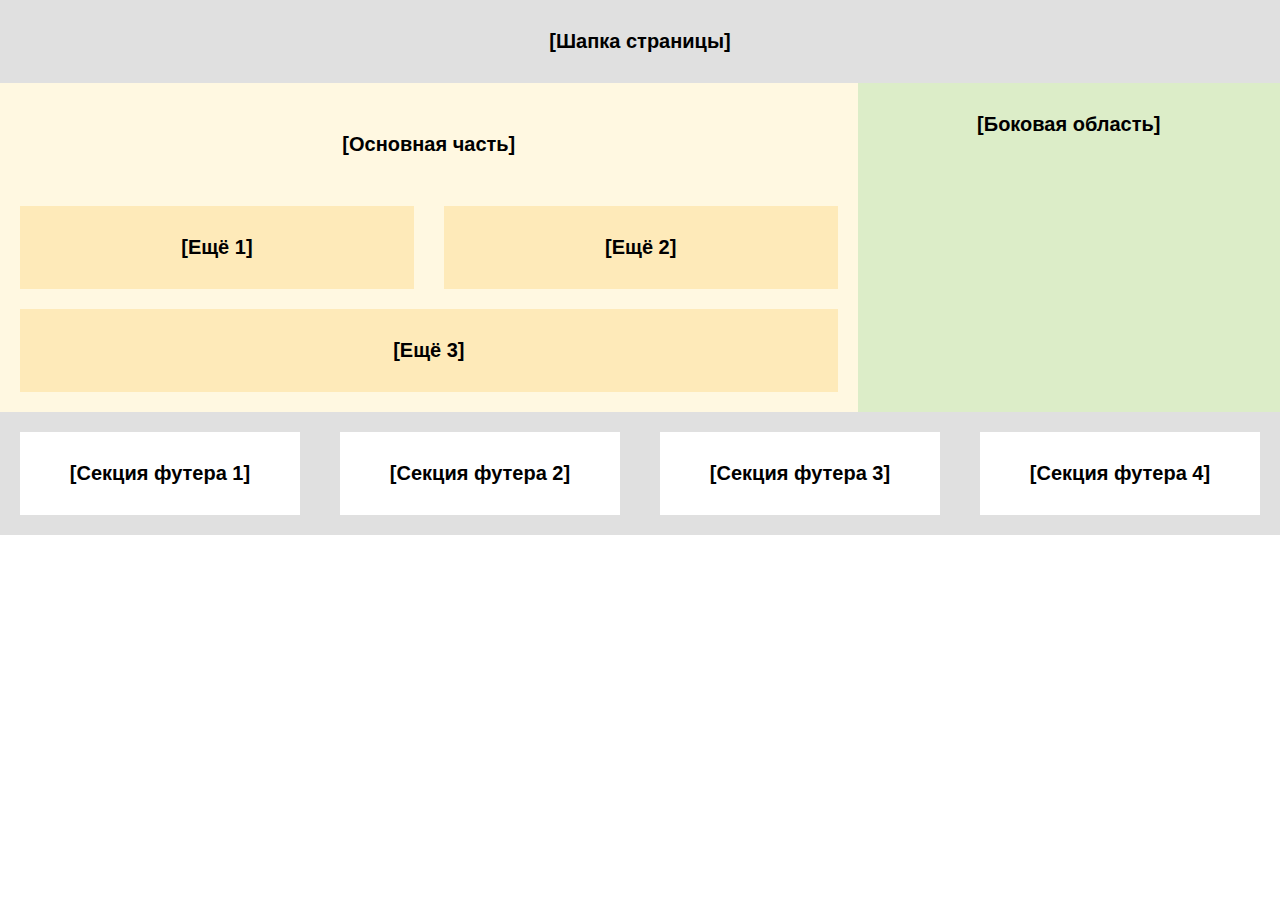
<file: 6.2/index.html>
<!DOCTYPE html>
<html lang="en">
<head>
    <meta charset="UTF-8">
    <meta http-equiv="X-UA-Compatible" content="IE=edge">
    <meta name="viewport" content="width=device-width, initial-scale=1.0">
    <title>week 6 task 2</title>
    <link rel="stylesheet" type="text/css" href="normalize.css">
    <link rel="stylesheet" href="style.css">
</head>       
<body>
    <div class="container">
    <header>
        <p>[Шапка страницы]</p>
    </header>
    <main>
        <div class="main_title">
        <p>[Основная часть]</p>
        </div>
        <div class="content-1">
            <p>[Ещё 1]</p>
        </div>
        <div class="content-2">
            <p>[Ещё 2]</p>
        </div>
        <div class="content-3">
            <p>[Ещё 3]</p>
        </div>
    </main>
    <aside>
        <p>[Боковая область]</p>
    </aside>
    <footer>
        <div class="footer-1">
            <p>[Секция футера 1]</p>
        </div>
        <div class="footer-2">
            <p>[Секция футера 2]</p>
        </div>
        <div class="footer-3">
            <p>[Секция футера 3]</p>
        </div>
        <div class="footer-4">
            <p>[Секция футера 4]</p>
        </div>
    </footer>
    </div>
</body>
</html>
</file>
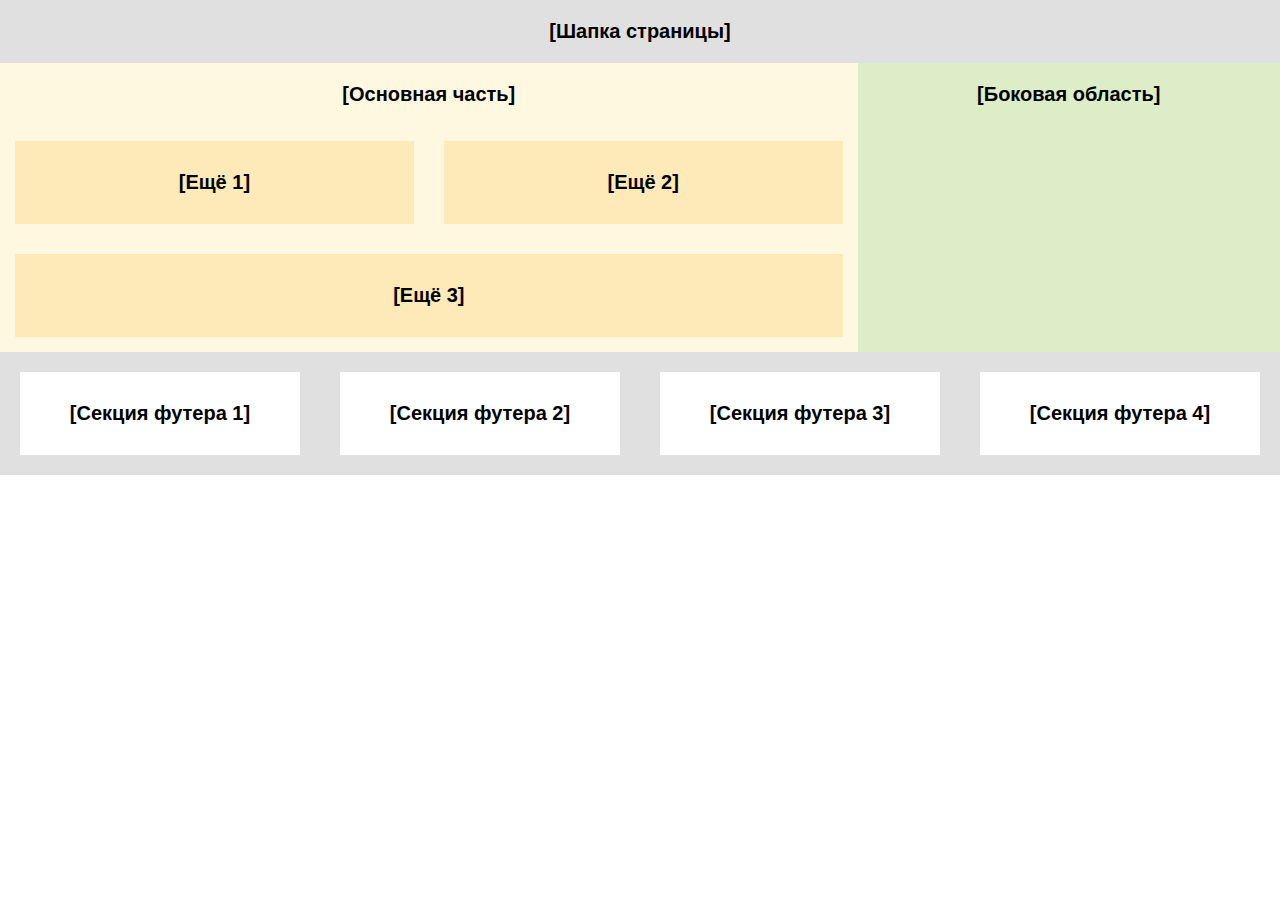
<file: hw5.2/index.html>
<!DOCTYPE html>
<html lang="en">
<head>
    <meta charset="UTF-8">
    <meta http-equiv="X-UA-Compatible" content="IE=edge">
    <meta name="viewport" content="width=device-width, initial-scale=1.0">
    <title>week 5 task 2</title>
    <link rel="stylesheet" href="style.css">
</head>       
<body>
<header>
    <p>[Шапка страницы]</p>
</header>
<main>
    <div class="container">
        <section class="main_section">
            <p>[Основная часть]</p>
            <div class="container top_items">
                <div class="item">
                    <p>[Ещё 1]</p>
                </div>
                <div class="item">
                    <p>[Ещё 2]</p>
                </div>
            </div>
            <div class="item">
                <p>[Ещё 3]</p>
            </div>
            
        </section>
        <aside class="aside">
            <p>[Боковая область]</p>
        </aside>
    </div>
</main>
<footer class="container">
    <div class="footer">
        <p>[Секция футера 1]</p>
    </div>
    <div class="footer">
        <p>[Секция футера 2]</p>
    </div>
    <div class="footer">
        <p>[Секция футера 3]</p>
    </div>
    <div class="footer">
        <p>[Секция футера 4]</p>
    </div>
</footer>
</body>
</html>
</file>
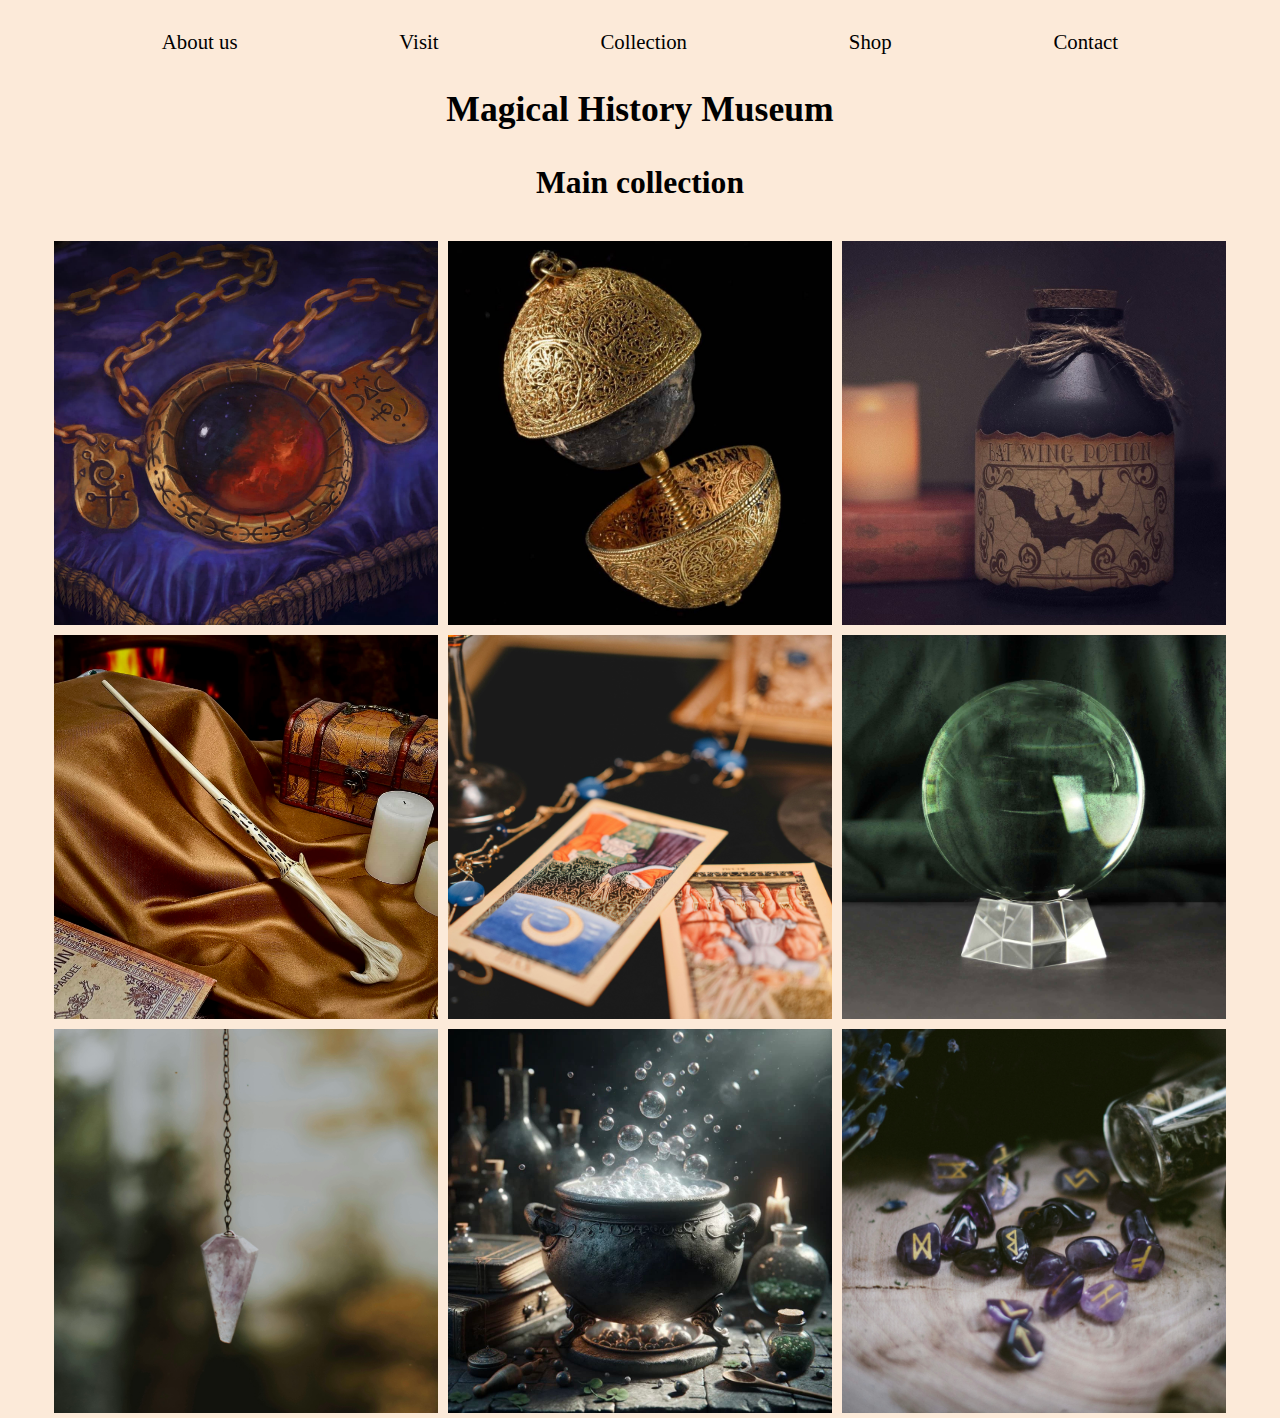
<file: hw5.3/index.html>
<!DOCTYPE html>
<html lang="en">
<head>
    <meta charset="UTF-8">
    <meta http-equiv="X-UA-Compatible" content="IE=edge">
    <meta name="viewport" content="width=device-width, initial-scale=1.0">
    <title>week 5 task 3</title>
    <link rel="stylesheet" type="text/css" href="normalize.css">
    <link rel="stylesheet" type="text/css" href="style.css">
</head> 
<body>
<header>
    <nav>
        <ul class="header">
            <li class="header_item"><a href="#">About us</a></li>
            <li class="header_item"><a href="#">Visit</a></li>
            <li class="header_item"><a href="#">Collection</a></li>
            <li class="header_item"><a href="#">Shop</a></li>
            <li class="header_item"><a href="#">Contact</a></li>
        </ul>
    </nav>
</header>
<main>
    <h1>Magical History Museum</h1>
    <h2>Main collection</h2>
    <div class="gallery">
        <img src="assets/1.jpg" alt="Ancient amulet">
        <img src="assets/2.jpg" alt="Bezoar stone">
        <img src="assets/3.jpg" alt="Batwing potion">
        <img src="assets/4.jpg" alt="Magic wand">
        <img src="assets/5.jpg" alt="Taro cards">
        <img src="assets/6.jpg" alt="Crystal Ball">
        <img src="assets/7.jpg" alt="Magic crystal necklace">
        <img src="assets/8.jpg" alt="Cauldron">
        <img src="assets/9.jpg" alt="Rune stones">
    </div>
</main>
</body>
</html>
</file>
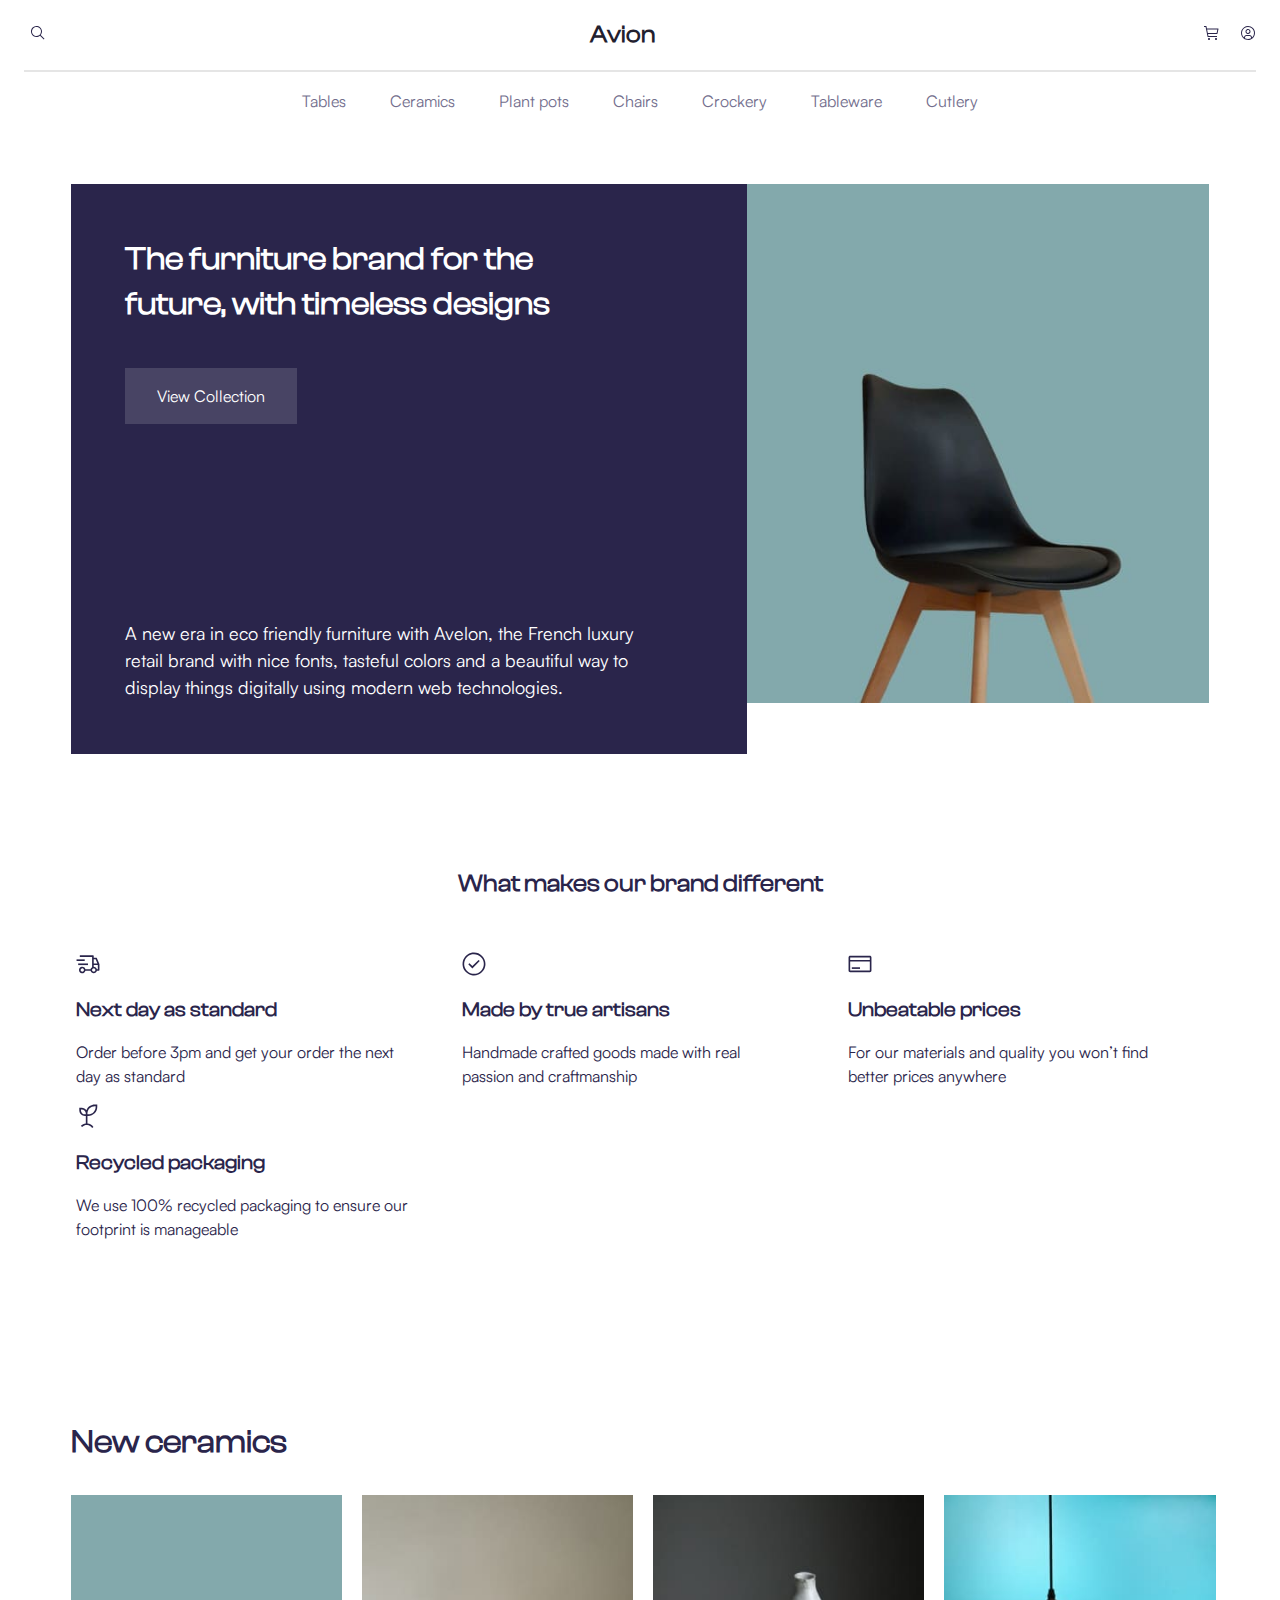
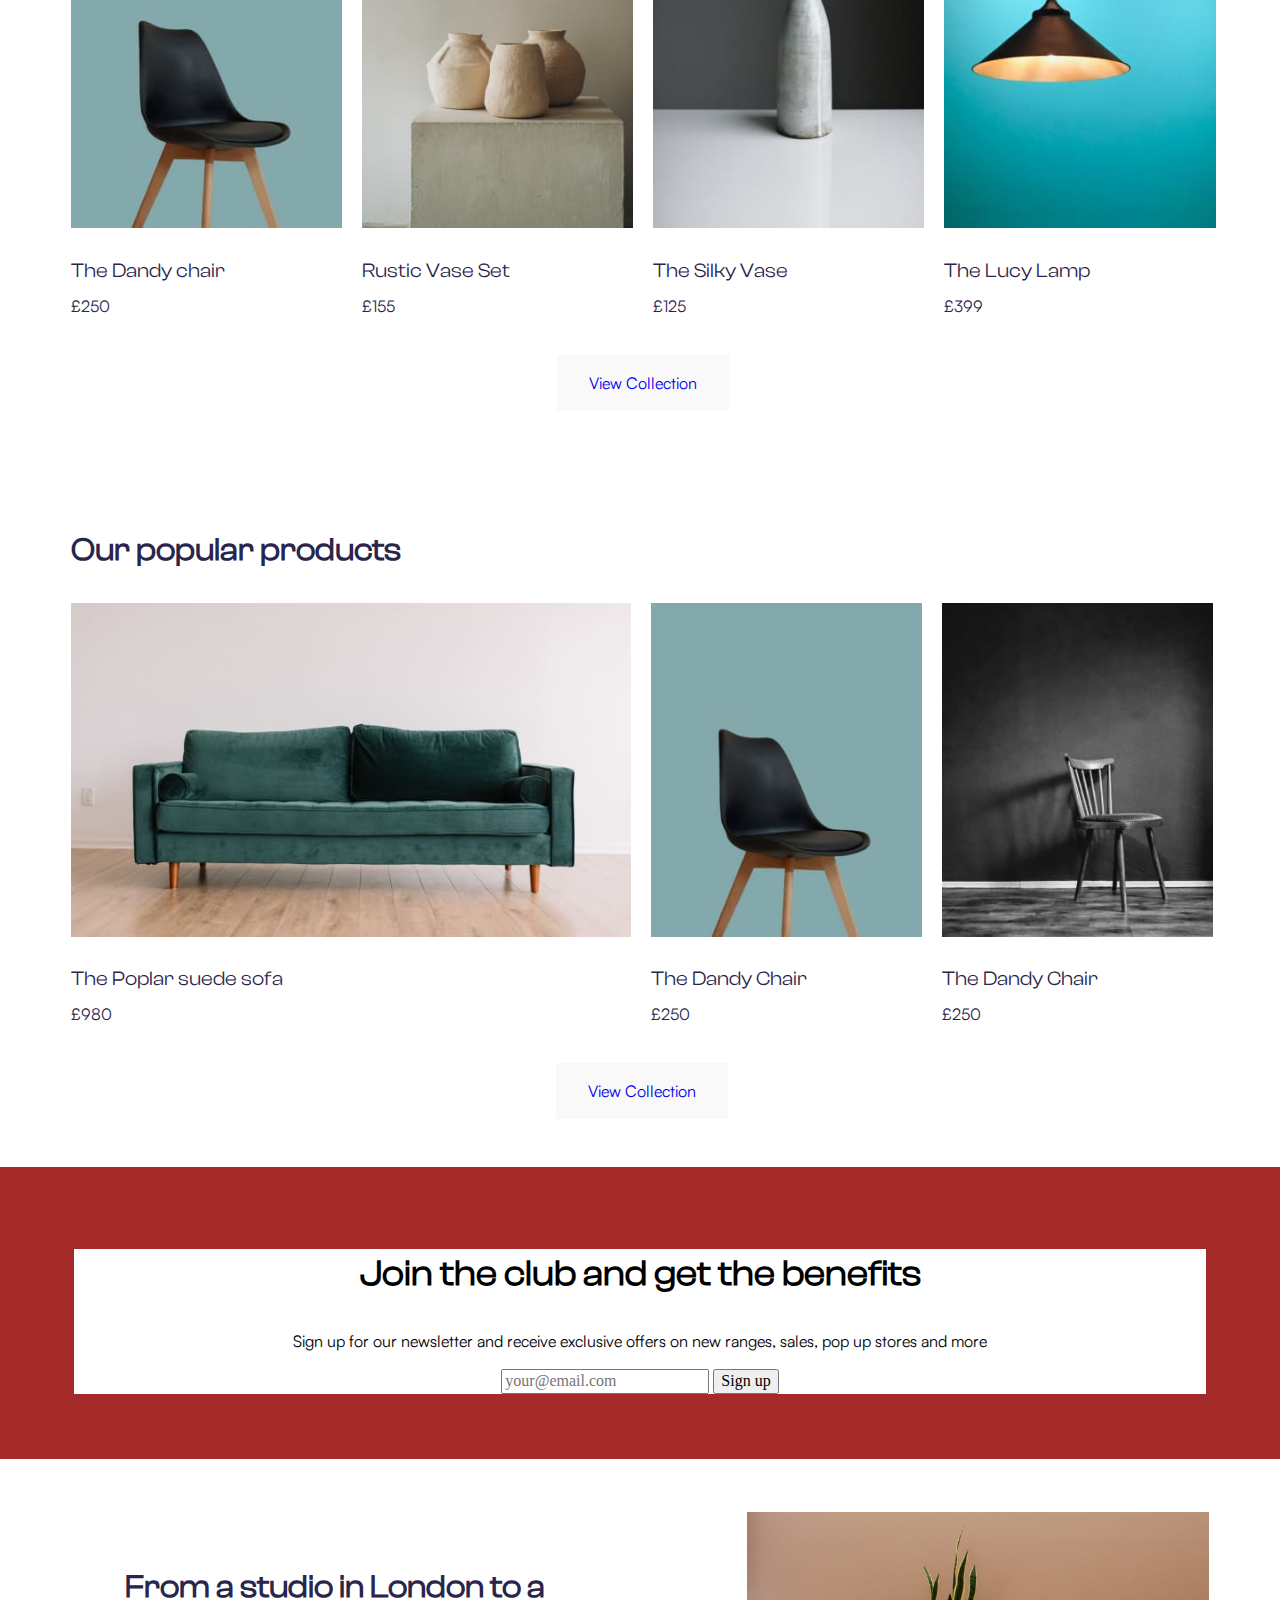
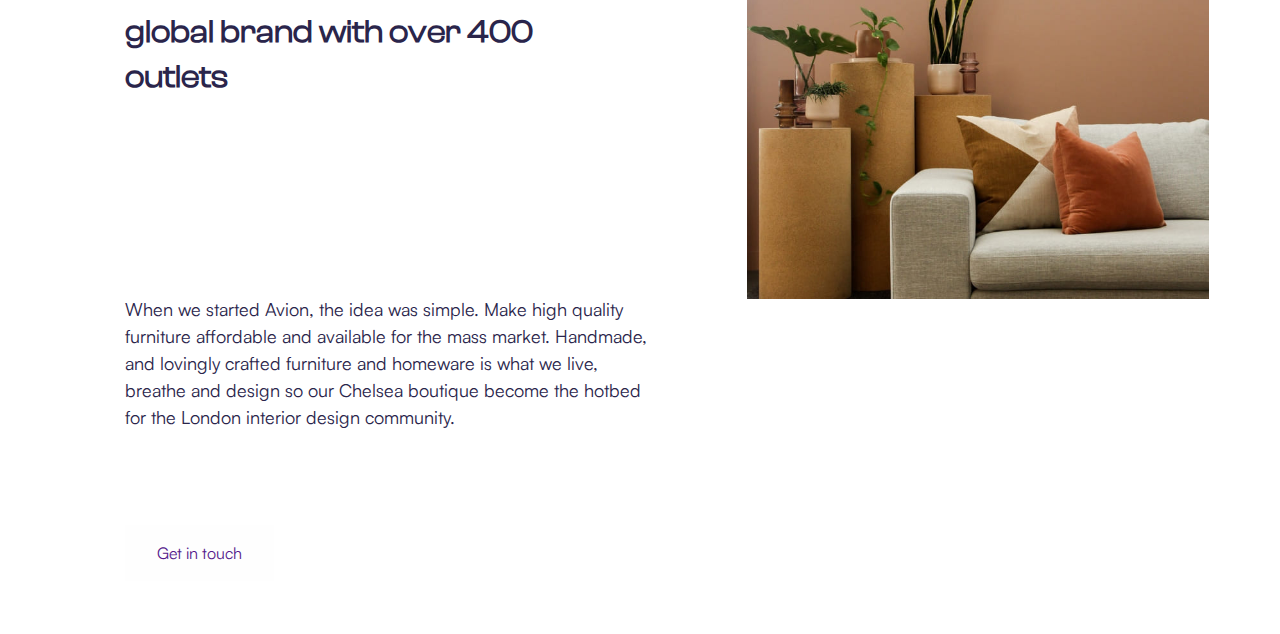
<file: hw6.3/index.html>
<!DOCTYPE html>
<html lang="en">
<head>
    <meta charset="UTF-8">
    <meta name="viewport" content="width=device-width, initial-scale=1.0">
    <title>Avion</title>
    <link rel="stylesheet" href="assets/styles/normalize.css">
    <link rel="stylesheet" href="assets/styles/style.css">
</head>
<body>
    <header>
        <div class="top-header">
            <form>
                <button class="header-search-button" type="submit"><img src="assets/images/search-button.svg" alt="Search for information on the website."></button>
                <!-- <input type="search"/> -->
            </form>
            <h1>Avion</h1>
            <div class="top-header-links">
                <a href="#" class="cart-link"><img src="assets/images/shopping-cart.svg" alt="View the shopping cart."></a>
                <a href="#" class="account-link"><img src="assets/images/user-avatar.svg" alt="Go to the account page."></a>
            </div>
        </div>
        <hr class="divider">
        <nav class="header-menu">
            <a href="#" class="header-menu-link">Tables</a>
            <a href="#" class="header-menu-link">Ceramics</a>
            <a href="#" class="header-menu-link">Plant pots</a>
            <a href="#" class="header-menu-link">Chairs</a>
            <a href="#" class="header-menu-link">Crockery</a>
            <a href="#" class="header-menu-link">Tableware</a>
            <a href="#" class="header-menu-link">Cutlery</a>
        </nav>
    </header>
    <main>
        <div class="introduction">
            <div class="intro-text">
                <h2>The furniture brand for the future, with timeless designs</h2>
                <a href="#">View Collection</a>
                <p>A new era in eco friendly furniture with Avelon, the French luxury retail brand with nice fonts, tasteful colors and a beautiful way to display things digitally using modern web technologies.</p>
            </div>
            <img src="assets/images/introduction.jpg" alt="Black chair.">
        </div>
        <div class="features">
            <h3>What makes our brand different</h3>
            <div class="features-container">
                <div class="feature">
                    <img src="assets/images/delivery.svg">
                    <h4>Next day as standard</h4>
                    <p>Order before 3pm and get your order the next day as standard</p>
                </div>
                <div class="feature">
                    <img src="assets/images/checkmark.svg">
                    <h4>Made by true artisans</h4>
                    <p>Handmade crafted goods made with real passion and craftmanship</p>
                </div>
                <div class="feature">
                    <img src="assets/images/purchase.svg">
                    <h4>Unbeatable prices</h4>
                    <p>For our materials and quality you won’t find better prices anywhere</p>
                </div>
                <div class="feature">
                    <img src="assets/images/sprout.svg">
                    <h4>Recycled packaging</h4>
                    <p>We use 100% recycled packaging to ensure our footprint is manageable</p>
                </div>
            </div>
        </div>
        <div class="listing new">
            <h2>New ceramics</h2>
            <div class="product-card">
                <img src="assets/images/chair-1.jpg" alt="Black chair.">
                <p class="product-name">The Dandy chair</p>
                <p class="price">£250</p>
            </div>
            <div class="product-card">
                <img src="assets/images/rustic-vase.jpg" alt="Three beige vases.">
                <p class="product-name">Rustic Vase Set</p>
                <p class="price">£155</p>
            </div>
            <div class="product-card">
                <img src="assets/images/silky-vase.jpg" alt="Tall grey vase.">
                <p class="product-name">The Silky Vase</p>
                <p class="price">£125</p>
            </div>
            <div class="product-card">
                <img src="assets/images/lamp.jpg" alt="Copper pendant lamp.">
                <p class="product-name">The Lucy Lamp</p>
                <p class="price">£399</p>
            </div>
            <a href="#">View Collection</a>
        </div>
        <div class="listing popular">
            <h2>Our popular products</h2>
            <div class="product-card large">
                <img src="assets/images/sofa.jpg" alt="Green sofa.">
                <p class="product-name">The Poplar suede sofa</p>
                <p class="price">£980</p>
            </div>
            <div class="product-card">
                <img src="assets/images/chair-1.jpg" alt="Black chair.">
                <p class="product-name">The Dandy Chair</p>
                <p class="price">£250</p>
            </div>
            <div class="product-card">
                <img src="assets/images/chair-2.jpg" alt="Wooden chair.">
                <p class="product-name">The Dandy Chair</p>
                <p class="price">£250</p>
            </div>
            <a href="#">View Collection</a>
        </div>
        <div class="sign-up">
            <div class="sign-up-container">
                <h2>Join the club and get the benefits</h2>
                <p>Sign up for our newsletter and receive exclusive offers on new ranges, sales, pop up stores and more</p>
                <form action="">
                    <input type="text" placeholder="your@email.com" name="" required>
                    <input type="submit" value="Sign up">
                </form>
            </div>
        </div>
        <div class="description">
            <div class="descript-text">
                <h3>From a studio in London to a global brand with over 400 outlets</h3>
                <p>When we started Avion, the idea was simple. Make high quality furniture affordable and available for the mass market. Handmade, and lovingly crafted furniture and homeware is what we live, breathe and design so our Chelsea boutique become the hotbed for the London interior design community.</p>
                <a href="">Get in touch</a>
            </div>
            <img src="assets/images/description.jpg" alt="Sofa with cushions.">
        </div>
    </main>
    <footer></footer>
</body>
</html>
</file>
<file: 6.2/style.css>
p {
    font-family: Arial, Helvetica, sans-serif;
    font-weight: bold;
    text-align:center;
    padding: 30px;
    font-size: 20px;
    margin: 0;
}

.container {
    display: grid;
    grid-template-columns: 67% 1fr;
}

header {
    grid-row: 1 / 2;
    grid-column: 1 / 3;
    background-color: #e0e0e0;
    align-self: center;
}

main {
    grid-row: 2 / 3;
    grid-column: 1 / 2;
    display: grid;
    grid-template-rows: 1fr 1fr 1fr;
    grid-template-columns: 1fr 1fr;
    background-color: #fff8e1;
    gap: 20px;
    column-gap: 30px;
    padding: 20px;
}

.main_title {
    grid-row: 1 / 2;
    grid-column: 1 / 3;
}

.content-1 {
    grid-row: 2 / 3;
    grid-column: 1 / 2;
    background-color: #feeab9;
}

.content-2 {
    grid-row: 2 / 3;
    grid-column: 2 / 3;
    background-color: #feeab9;
}

.content-3 {
    grid-row: 3 / 4;
    grid-column: 1 / 3;
    background-color: #feeab9;
}

aside {
    grid-row: 2 / 3;
    grid-column: 2 / 3;
    background-color: #dcedc8;
}

footer {
    grid-row: 3 / 4;
    grid-column: 1 / 3;
    display: grid;
    grid-template-rows: 1fr;
    grid-template-columns: repeat(auto-fit, minmax(200px, 1fr));
    background-color: #e0e0e0;
}

footer p {
    background-color: white;
    margin: 20px;
    padding: 30px;
}
</file>
<file: hw5.3/style.css>
body {
    background: #fcead9;
}


/* Navigation menu styles */

.header {
    display: flex;
    flex-wrap: wrap;
    justify-content: space-evenly;
    margin: 30px 0;
    padding: 0;
}

.header_item {
    list-style-type: none;
    font-family: fantasy;
    font-size: calc(8px + 1vw);
}

a {
    text-decoration: none;
    color: black;
}

a:hover {
    opacity: 0.6;
}

/* Title styles */

h1, h2 {
    text-align:center;
    font-family: fantasy;
    margin: 35px 0;
}

h1 {
    font-size: calc(10px + 2vw);
}

h2 {
    font-size: calc(6px + 2vw);
}

/* Gallery styles */

.gallery {
    display: flex;
    flex-wrap: wrap;
    justify-content: center;
}

img {
    width: 300px;
    min-width: 30vw;
    padding: 5px;
}

/* Image hover zoom effect */
img:hover {
    transform: scale(1.2);
    transition: 0.7s ease;
}
</file>
<file: hw6.3/assets/styles/style.css>
@font-face {
    font-family: "Satoshi";
    src: url(../fonts/Satoshi-Regular.otf);
}

@font-face {
    font-family: "ClashDisplay";
    src: url(../fonts/ClashDisplay-Regular.otf);
}

/* The header */

.top-header {
    display: grid;
    height: 70px;
    margin: 0 1.875%;
    grid-template-columns: max-content max-content max-content;
    justify-content: space-between;
    align-items: center;
}

.top-header form {
    grid-column: 1 / 2;
}

.header-search-button {
    background-color: transparent;
    border: none;
    cursor: pointer;
    width: 16px;
}

/* .top-header input {
    border: none;
    outline: none;
} */

.top-header h1 {
    grid-column: 2 / 3;
    margin: 20px;
    font-family: "ClashDisplay";
    font-size: 24px;
    color: rgba(34, 32, 46, 1);
}

.top-header-links {
    grid-column: 3 / 4
}

.cart-link {
    padding-right: 16px;
}

.divider {
    border: 1px solid rgba(0, 0, 0, 0.1);
    margin: 0 1.875%;
}

.header-menu {
    display: grid;
    margin: 20px 0;
    grid-template-columns: repeat(auto-fit, minmax(44px, max-content));
    column-gap: 44px;
    align-items: center;
    justify-content: center;
}

.header-menu-link {
    text-decoration: none;
    font-family: "Satoshi";
    font-size: 16px;
    color: rgba(114, 110, 141, 1);
}

/* "The furniture brand for the future" section */

.introduction {
    display: grid;
    padding: 4.17% 5.56%;
    grid-template-columns: 1fr 40.625%;
}

.intro-text {
    grid-column: 1 / 2;
    background-color: rgba(42, 37, 75, 1);
}

.intro-text h2 {
    font-family: "ClashDisplay";
    font-size: 32px;
    line-height: 44.8px;
    color: rgba(255, 255, 255, 1);
    padding: 7.9% 24.6% 0 7.9%;
    margin: 0;
}

.intro-text a {
    display: inline-block;
    font-family: "Satoshi";
    font-size: 16px;
    line-height: 24px;
    text-decoration: none;
    color: rgba(255, 255, 255, 1);
    background-color: rgba(249, 249, 249, 0.15);
    padding: 16px 32px;
    margin: 41px 0 0 7.9%;
}

.intro-text a:hover {
    background-color: rgba(249, 249, 249, 0.3);
}

.intro-text p {
    font-family: "Satoshi";
    font-size: 18px;
    line-height: 27px;
    color: rgba(255, 255, 255, 1);
    margin: 196px 12.9% 7.9% 7.9%;
}

.introduction img {
    grid-column: 2 / 3;
    width: 100%;
}

/* "What makes our brand different" section */

.features {
    padding-bottom: 86px;
}

.features, 
.listing {
    color: rgba(42, 37, 75, 1);
}

.features h3 {
    font-family: "ClashDisplay";
    font-size: 24px;
    line-height: 33.6px;
    text-align: center;
    padding-top: 60px;
    margin: 0 0 51px 0;
}

.features-container {
    display: grid;
    grid-template-columns: repeat(auto-fit, minmax(265px, max-content));
    column-gap: 4vw;
    padding-left: 5.97vw;
    padding-right: 7.64vw;
}

.feature img {
    height: 24px;
    width: 24px;
}

.feature h4{
    font-family: "ClashDisplay";
    font-size: 20px;
    line-height: 28px;
    margin: 16px 0 8px 0;
}

.feature p {
    font-family: "Satoshi";
    font-size: 16px;
    line-height: 24px;
}

/* "New ceramics" and "Our popular products" section */

.new {
    display: grid;
    grid-template-columns: repeat(4, 1fr);
    column-gap: 20px;
    padding: 80px 5.56vw 56px 5.56vw;
}

.new h2,
.new a {
    grid-column: 1 / 5;
}

.popular {
    display: grid;
    grid-template-columns: repeat(3, 1fr);
    column-gap: 20px;
    padding: 64px 5.56vw 48px 5.56vw;
}

.popular h2,
.popular a {
    grid-column: 1 / 4;
}

.listing h2 {
    justify-self: start;
    font-family: "ClashDisplay";
    font-size: 32px;
    line-height: 39.36px;
    margin: 0 0 33px 0;
}

.product-card {
    width: 21.18vw;
}

.large {
    width: 43.75vw;
}

.product-card img {
    width: 100%;
}

.product-name {
    font-family: "ClashDisplay";
    font-size: 20px;
    line-height: 28px;
    margin: 24px 0 8px 0;
}

.price {
    font-family: "Satoshi";
    font-size: 18;
    line-height: 27px;
    margin: 0;
}

.listing a {
    display: inline-block;
    justify-self: center;
    font-family: "Satoshi";
    font-size: 16px;
    line-height: 24px;
    text-decoration: none;
    background-color: rgba(249, 249, 249, 1);
    padding: 16px 32px;
    margin-top: 35px;
}

/* Email sign-up section */

.sign-up {
    /* background-color: rgba(249, 249, 249, 1); */
    background-color: brown;
    padding: 52px 5.8% 65px 5.8%;
}

.sign-up-container {
    background-color: rgba(255, 255, 255, 1);
    text-align: center;
}

.sign-up h2 {
    font-family: "ClashDisplay";
    font-size: 36px;
    line-height: 50.4px;
}

.sign-up p {
    font-family: "Satoshi";
    font-size: 16px;
    line-height: 24px;
}

/* "From a studio in London" section */

.description {
    display: grid;
    padding: 4.17% 5.56%;
    grid-template-columns: 1fr 40.625%;
}

.descript-text {
    grid-column: 1 / 2;
    background-color: rgba(255, 255, 255, 1);
    color: rgba(42, 37, 75, 1);
}

.descript-text h3 {
    font-family: "ClashDisplay";
    font-size: 32px;
    line-height: 44.8px;
    padding: 7.9% 24.6% 0 7.9%;
    margin: 0;
}

.descript-text a {
    display: inline-block;
    font-family: "Satoshi";
    font-size: 16px;
    line-height: 24px;
    text-decoration: none;
    background-color: rgba(249, 249, 249, 0.15);
    padding: 16px 32px;
    margin: 41px 0 0 7.9%;
}

.descript-text a:hover {
    background-color: rgba(249, 249, 249, 0.3);
}

.descript-text p {
    font-family: "Satoshi";
    font-size: 18px;
    line-height: 27px;
    margin: 196px 12.9% 7.9% 7.9%;
}

.description img {
    grid-column: 2 / 3;
    width: 100%;
}
</file>
<file: hw5.2/style.css>
/*! normalize.css v8.0.1 | MIT License | github.com/necolas/normalize.css */

/* Document
   ========================================================================== */

/**
 * 1. Correct the line height in all browsers.
 * 2. Prevent adjustments of font size after orientation changes in iOS.
 */

html {
  line-height: 1.15; /* 1 */
  -webkit-text-size-adjust: 100%; /* 2 */
}

/* Sections
   ========================================================================== */

/**
 * Remove the margin in all browsers.
 */

body {
  margin: 0;
}

/**
 * Render the `main` element consistently in IE.
 */

main {
  display: block;
}

/**
 * Correct the font size and margin on `h1` elements within `section` and
 * `article` contexts in Chrome, Firefox, and Safari.
 */

h1 {
  font-size: 2em;
  margin: 0.67em 0;
}

/* Grouping content
   ========================================================================== */

/**
 * 1. Add the correct box sizing in Firefox.
 * 2. Show the overflow in Edge and IE.
 */

hr {
  box-sizing: content-box; /* 1 */
  height: 0; /* 1 */
  overflow: visible; /* 2 */
}

/**
 * 1. Correct the inheritance and scaling of font size in all browsers.
 * 2. Correct the odd `em` font sizing in all browsers.
 */

pre {
  font-family: monospace, monospace; /* 1 */
  font-size: 1em; /* 2 */
}

/* Text-level semantics
   ========================================================================== */

/**
 * Remove the gray background on active links in IE 10.
 */

a {
  background-color: transparent;
}

/**
 * 1. Remove the bottom border in Chrome 57-
 * 2. Add the correct text decoration in Chrome, Edge, IE, Opera, and Safari.
 */

abbr[title] {
  border-bottom: none; /* 1 */
  text-decoration: underline; /* 2 */
  text-decoration: underline dotted; /* 2 */
}

/**
 * Add the correct font weight in Chrome, Edge, and Safari.
 */

b,
strong {
  font-weight: bolder;
}

/**
 * 1. Correct the inheritance and scaling of font size in all browsers.
 * 2. Correct the odd `em` font sizing in all browsers.
 */

code,
kbd,
samp {
  font-family: monospace, monospace; /* 1 */
  font-size: 1em; /* 2 */
}

/**
 * Add the correct font size in all browsers.
 */

small {
  font-size: 80%;
}

/**
 * Prevent `sub` and `sup` elements from affecting the line height in
 * all browsers.
 */

sub,
sup {
  font-size: 75%;
  line-height: 0;
  position: relative;
  vertical-align: baseline;
}

sub {
  bottom: -0.25em;
}

sup {
  top: -0.5em;
}

/* Embedded content
   ========================================================================== */

/**
 * Remove the border on images inside links in IE 10.
 */

img {
  border-style: none;
}

/* Forms
   ========================================================================== */

/**
 * 1. Change the font styles in all browsers.
 * 2. Remove the margin in Firefox and Safari.
 */

button,
input,
optgroup,
select,
textarea {
  font-family: inherit; /* 1 */
  font-size: 100%; /* 1 */
  line-height: 1.15; /* 1 */
  margin: 0; /* 2 */
}

/**
 * Show the overflow in IE.
 * 1. Show the overflow in Edge.
 */

button,
input { /* 1 */
  overflow: visible;
}

/**
 * Remove the inheritance of text transform in Edge, Firefox, and IE.
 * 1. Remove the inheritance of text transform in Firefox.
 */

button,
select { /* 1 */
  text-transform: none;
}

/**
 * Correct the inability to style clickable types in iOS and Safari.
 */

button,
[type="button"],
[type="reset"],
[type="submit"] {
  -webkit-appearance: button;
}

/**
 * Remove the inner border and padding in Firefox.
 */

button::-moz-focus-inner,
[type="button"]::-moz-focus-inner,
[type="reset"]::-moz-focus-inner,
[type="submit"]::-moz-focus-inner {
  border-style: none;
  padding: 0;
}

/**
 * Restore the focus styles unset by the previous rule.
 */

button:-moz-focusring,
[type="button"]:-moz-focusring,
[type="reset"]:-moz-focusring,
[type="submit"]:-moz-focusring {
  outline: 1px dotted ButtonText;
}

/**
 * Correct the padding in Firefox.
 */

fieldset {
  padding: 0.35em 0.75em 0.625em;
}

/**
 * 1. Correct the text wrapping in Edge and IE.
 * 2. Correct the color inheritance from `fieldset` elements in IE.
 * 3. Remove the padding so developers are not caught out when they zero out
 *    `fieldset` elements in all browsers.
 */

legend {
  box-sizing: border-box; /* 1 */
  color: inherit; /* 2 */
  display: table; /* 1 */
  max-width: 100%; /* 1 */
  padding: 0; /* 3 */
  white-space: normal; /* 1 */
}

/**
 * Add the correct vertical alignment in Chrome, Firefox, and Opera.
 */

progress {
  vertical-align: baseline;
}

/**
 * Remove the default vertical scrollbar in IE 10+.
 */

textarea {
  overflow: auto;
}

/**
 * 1. Add the correct box sizing in IE 10.
 * 2. Remove the padding in IE 10.
 */

[type="checkbox"],
[type="radio"] {
  box-sizing: border-box; /* 1 */
  padding: 0; /* 2 */
}

/**
 * Correct the cursor style of increment and decrement buttons in Chrome.
 */

[type="number"]::-webkit-inner-spin-button,
[type="number"]::-webkit-outer-spin-button {
  height: auto;
}

/**
 * 1. Correct the odd appearance in Chrome and Safari.
 * 2. Correct the outline style in Safari.
 */

[type="search"] {
  -webkit-appearance: textfield; /* 1 */
  outline-offset: -2px; /* 2 */
}

/**
 * Remove the inner padding in Chrome and Safari on macOS.
 */

[type="search"]::-webkit-search-decoration {
  -webkit-appearance: none;
}

/**
 * 1. Correct the inability to style clickable types in iOS and Safari.
 * 2. Change font properties to `inherit` in Safari.
 */

::-webkit-file-upload-button {
  -webkit-appearance: button; /* 1 */
  font: inherit; /* 2 */
}

/* Interactive
   ========================================================================== */

/*
 * Add the correct display in Edge, IE 10+, and Firefox.
 */

details {
  display: block;
}

/*
 * Add the correct display in all browsers.
 */

summary {
  display: list-item;
}

/* Misc
   ========================================================================== */

/**
 * Add the correct display in IE 10+.
 */

template {
  display: none;
}

/**
 * Add the correct display in IE 10.
 */

[hidden] {
  display: none;
}

*, *::before, *::after {
  box-sizing: border-box;
}

header, footer {
  background-color: #e0e0e0;
}

p {
  font-family: Arial, Helvetica, sans-serif;
  font-weight: bold;
  text-align:center;
  padding-top: 20px;
  padding-bottom: 20px;
  font-size: 20px;
  margin: 0; 
}

.container {
  display: flex;
  flex-wrap: wrap;
}

.main_section {
  flex: 0 0 67%;
  background-color: #fff8e1;
}


.top_items {
  justify-content: space-between;
}


.aside {
  flex: 0 0 33%;
  background-color: #dcedc8;
}

.item {
  flex: 1 0 0;
}

.footer {
  flex: 1 0 0;
  width: 200px;
}

.item p {
  background-color: #feeab9; 
  margin: 15px;
  padding: 30px;
}

footer p {
  background-color: white; 
  margin: 20px;
  padding: 30px;
}
</file>
